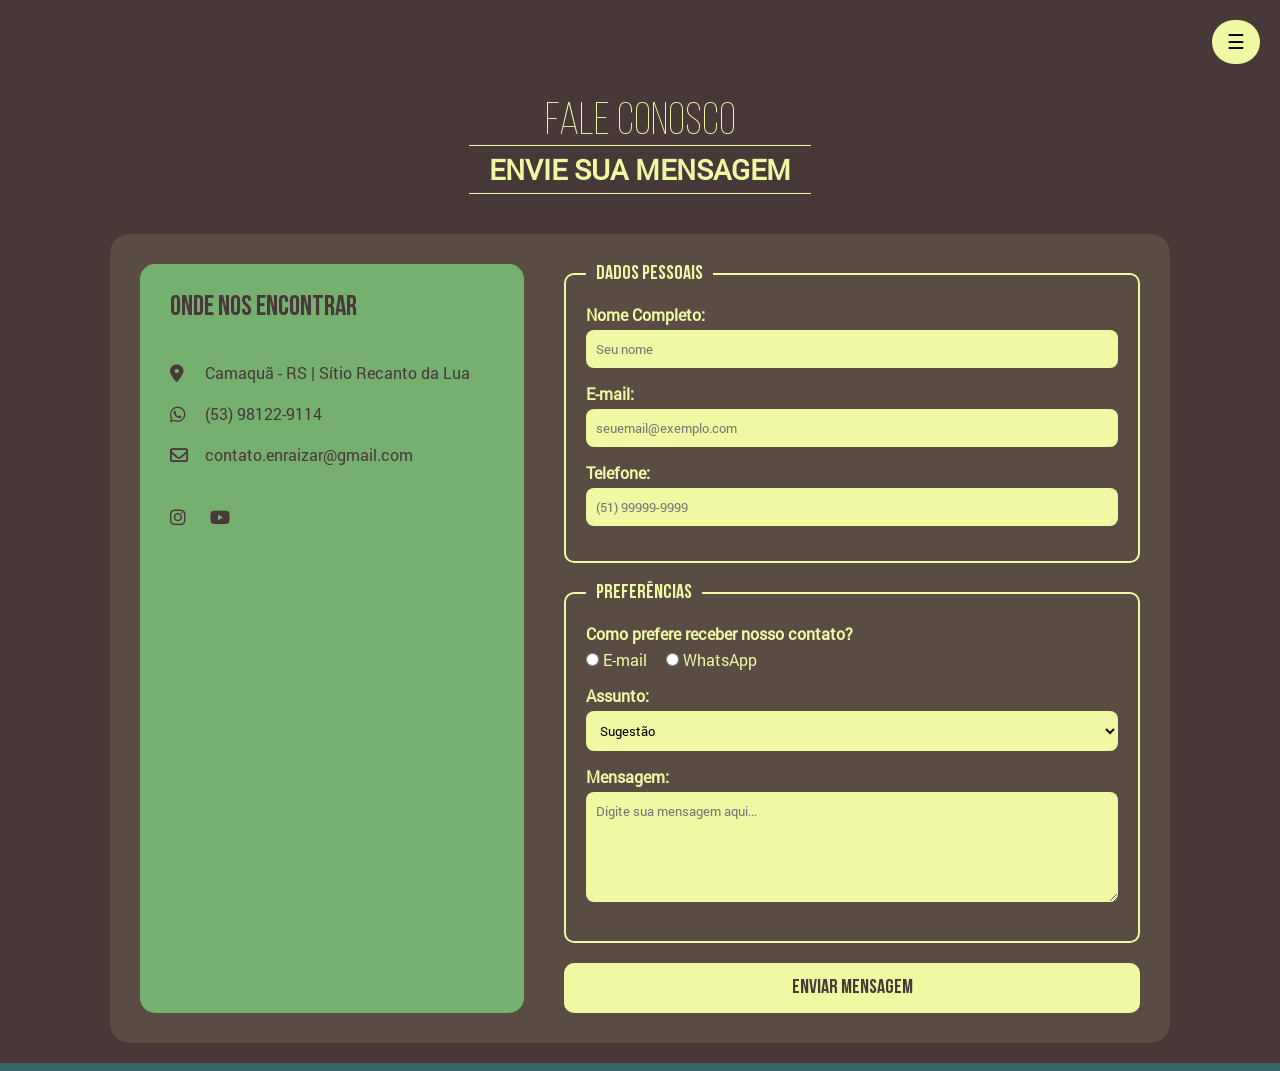
<file: Index/contato.html>
<!doctype html>
<html lang="pt-br">
  <head>
    <meta charset="UTF-8" />
    <meta name="viewport" content="width=device-width, initial-scale=1.0" />
    <title>Contato - Enraizar</title>
    <link rel="stylesheet" href="../Layout/reset.css" />
    <link rel="stylesheet" href="../Layout/fonts.css" />
    <link rel="stylesheet" href="../Layout/contato.css" />
    <link rel="stylesheet" href="https://cdnjs.cloudflare.com/ajax/libs/font-awesome/6.0.0/css/all.min.css" />
  </head>
  <body>
    <div class="menu-suspenso">
      <button class="botao">☰</button>
      <div class="conteudo">
        <a href="../Index/inicial.html">PÁGINA INICIAL</a>
        <a href="../Index/quem-somos.html">QUEM SOMOS</a>
        <a href="../Index/quem-planta.html">QUEM PLANTA?</a>
        <a href="../Index/pedidos.html">PEDIDOS</a>
      </div>
    </div>

    <main class="container-contato">
      <header class="topo">
        <h4>FALE CONOSCO</h4>
        <p>ENVIE SUA MENSAGEM</p>
      </header>

      <section class="formulario-grid">
        <div class="info-contato">
          <h3>Onde nos encontrar</h3>
          <p>
            <i class="fas fa-map-marker-alt"></i> Camaquã - RS | Sítio Recanto
            da Lua
          </p>
          <p><i class="fab fa-whatsapp"></i> (53) 98122-9114</p>
          <p><i class="far fa-envelope"></i> contato.enraizar@gmail.com</p>
          <div class="redes-sociais">
            <a href="http://www.instagram.com/en.raiz.ar"><i class="fab fa-instagram"></i></a>
            <a href="https://www.youtube.com/embed/fAuV4xsHpCQ?si=G3-DHQAajwKuJjGr"><i class="fab fa-youtube"></i></a>
          </div>
        </div>

        <form action="#" method="post" class="form-contato">
          <fieldset> <!-- Lembrando: Fieldset agrupa os campos relacionados e desenha uma borda ao redor dos elementos agrupados -->
            <legend>Dados Pessoais</legend> <!-- legend coloca o titulo do bloco agrupado -->
            <div class="campo">
              <label for="nome">Nome Completo:</label>
              <input placeholder="Seu nome"/> <!-- placeholder faz com que apareça "seu nome" na caixa para digitar o nome -->
            </div>
            <div class="campo">
              <label for="email">E-mail:</label>
              <input placeholder="seuemail@exemplo.com" />
            </div>
            <div class="campo">
              <label for="telefone">Telefone:</label>
              <input placeholder="(51) 99999-9999" />
            </div>
          </fieldset>

          <fieldset>
            <legend>Preferências</legend>
            <div class="campo-radio">
              <span>Como prefere receber nosso contato?</span>
              <label
                ><input type="radio" name="contato" value="email" />
                E-mail</label
              >
              <label
                ><input type="radio" name="contato" value="whatsapp" />
                WhatsApp</label
              >
              <label>
              </div>
            <div class="campo">
              <label for="assunto">Assunto:</label>
              <select id="assunto" name="assunto">
                <option value="sugestao">Sugestão</option>
                <option value="reclamacao">Reclamação</option>
                <option value="colalboradora">Quero ser colaborador(a)</option>
                <option value="parceria">Quero ser fornecedor(a)</option>
                <option value="outro">Outro</option>
              </select>
            </div>
            <div class="campo">
              <label for="mensagem">Mensagem:</label>
              <textarea
                id="mensagem"
                name="mensagem"
                rows="5"
                placeholder="Digite sua mensagem aqui..."
              ></textarea>
            </div>
          </fieldset>
          <button type="submit" class="botao-enviar">ENVIAR MENSAGEM</button>
        </form>
      </section>
    </main>
  </body>
</html>
</file>
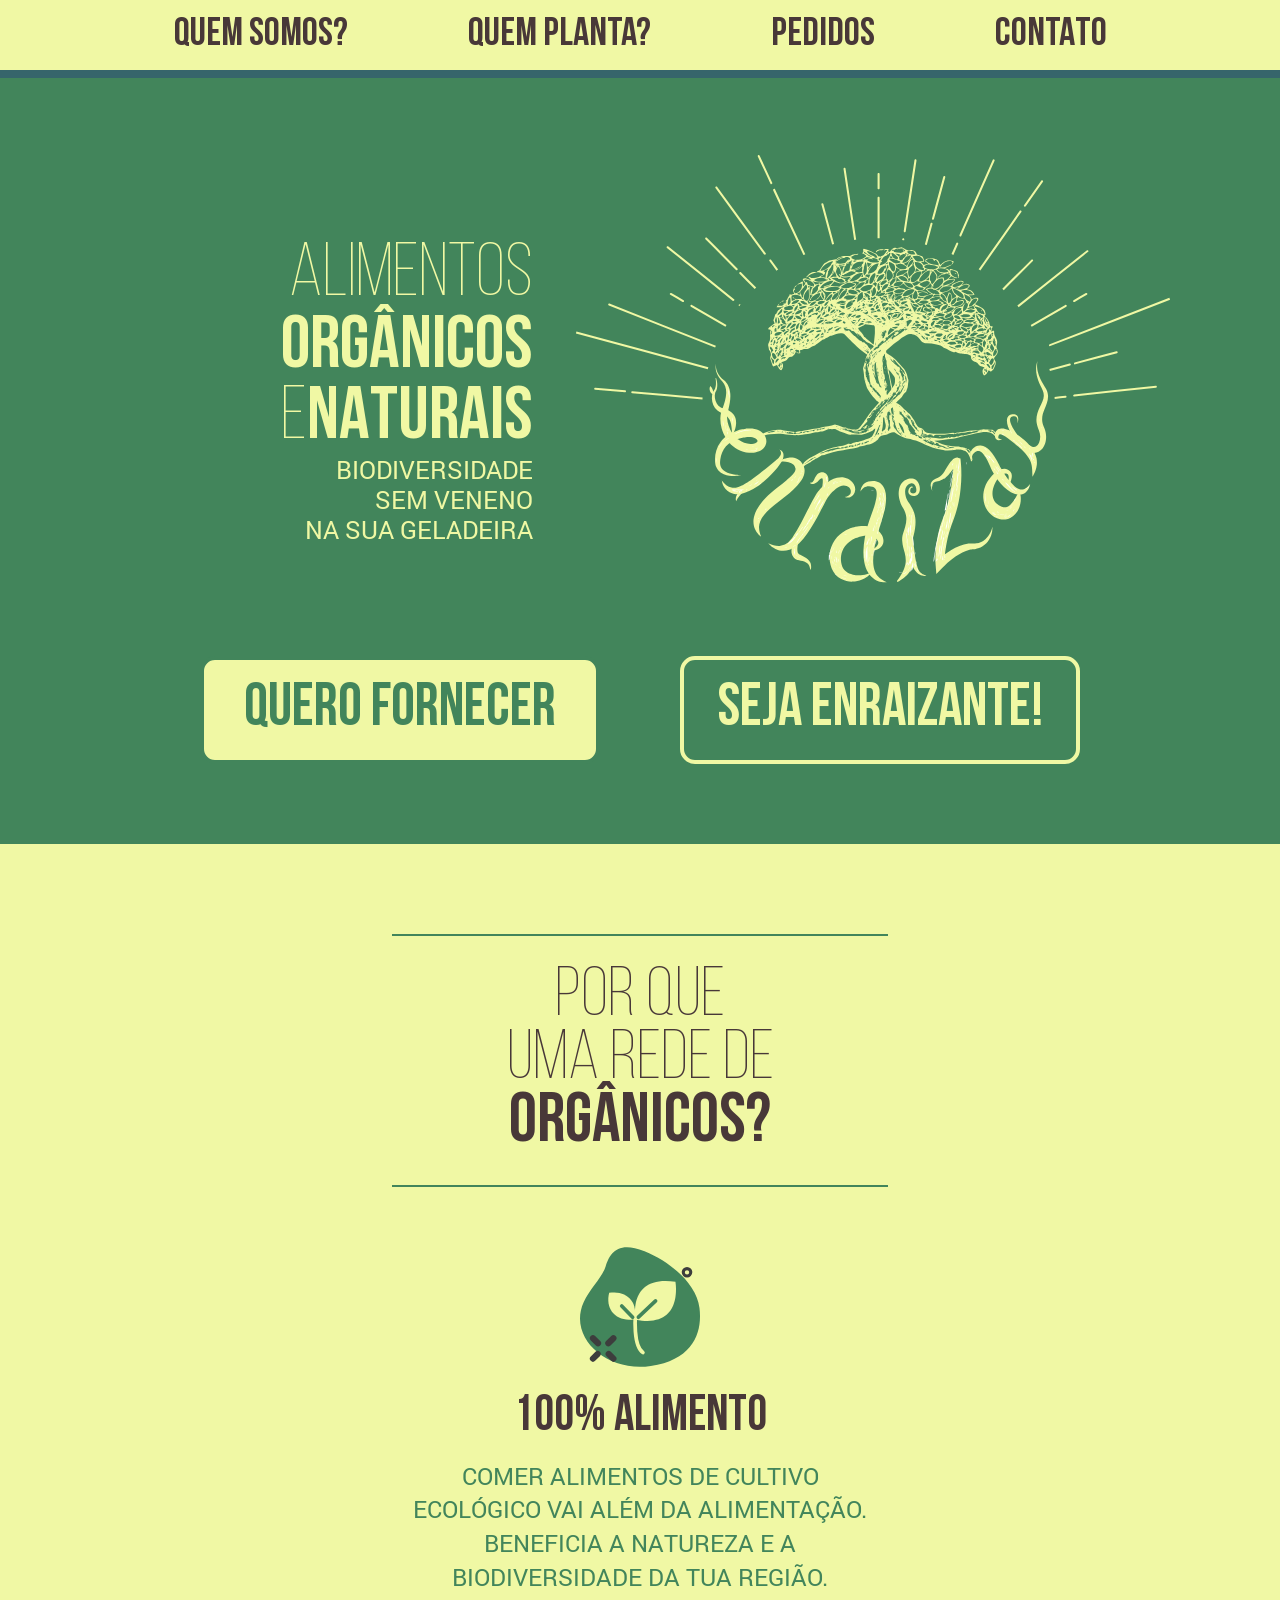
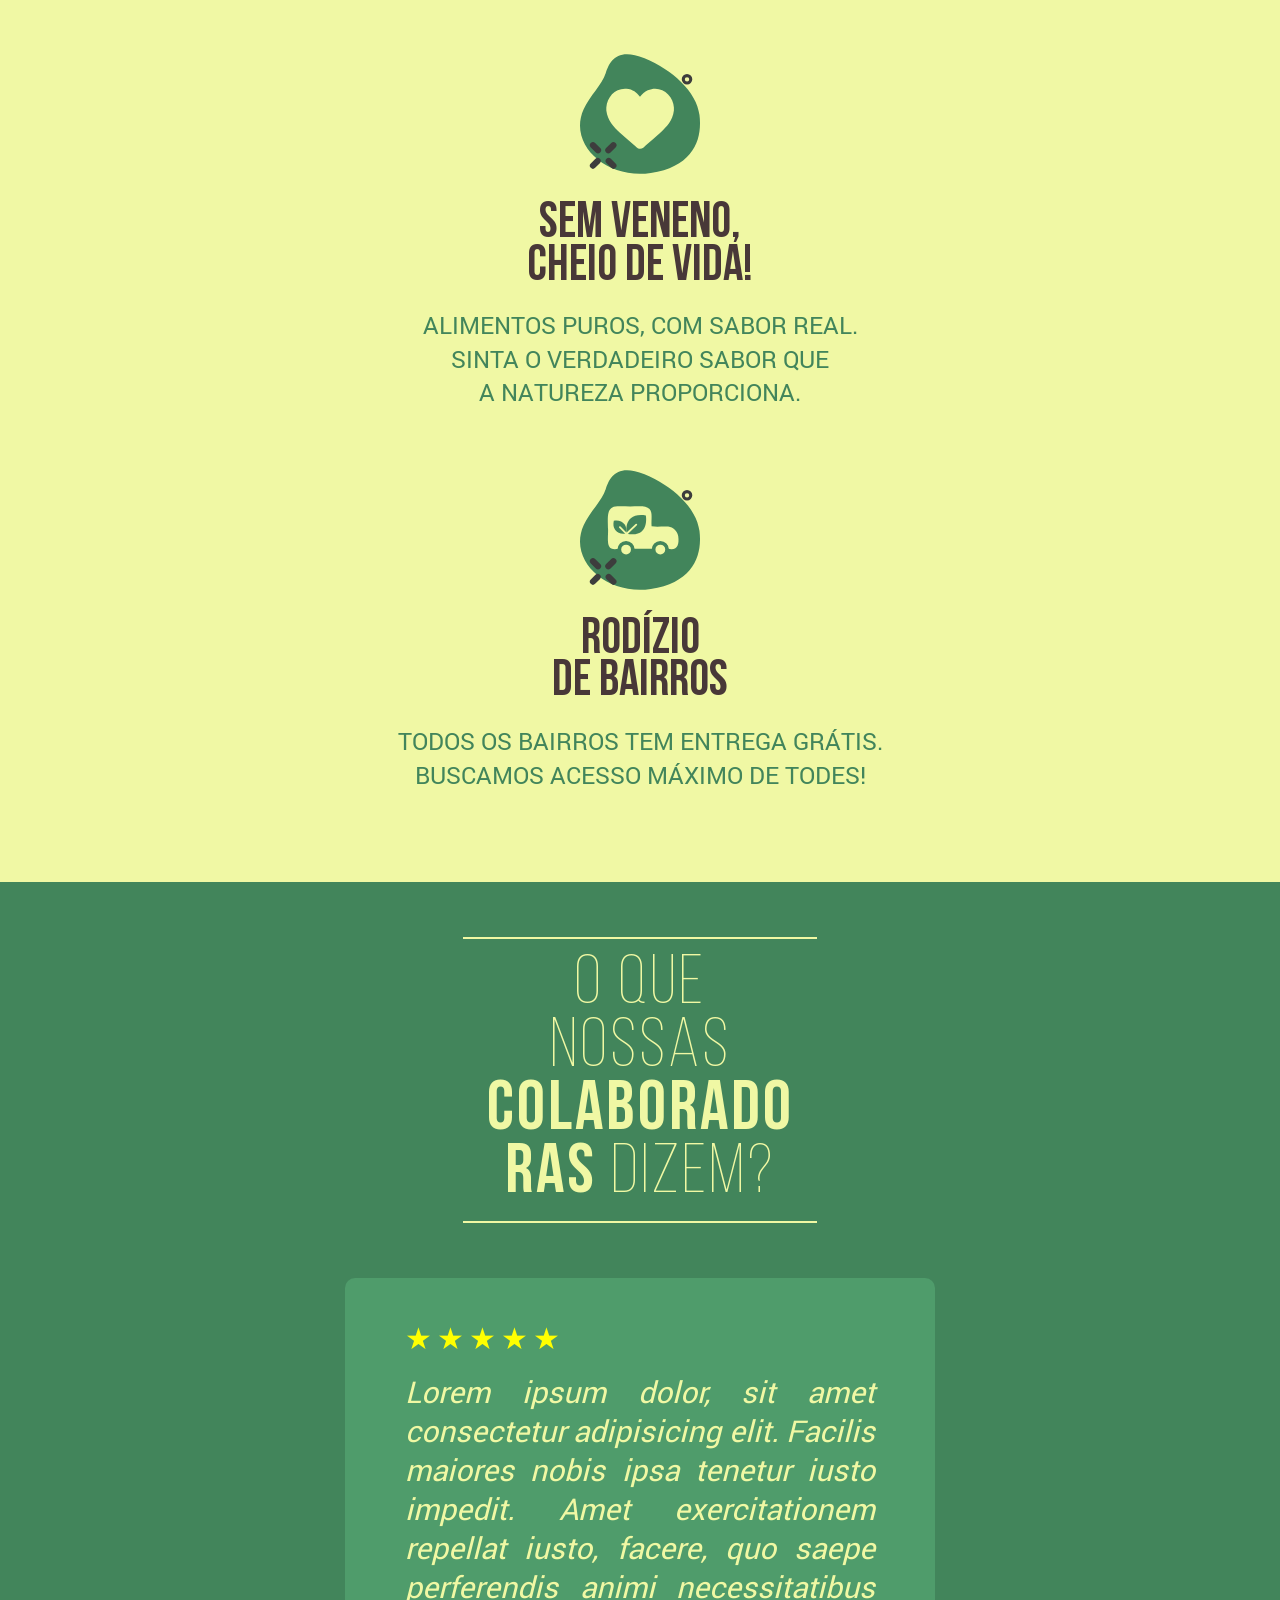
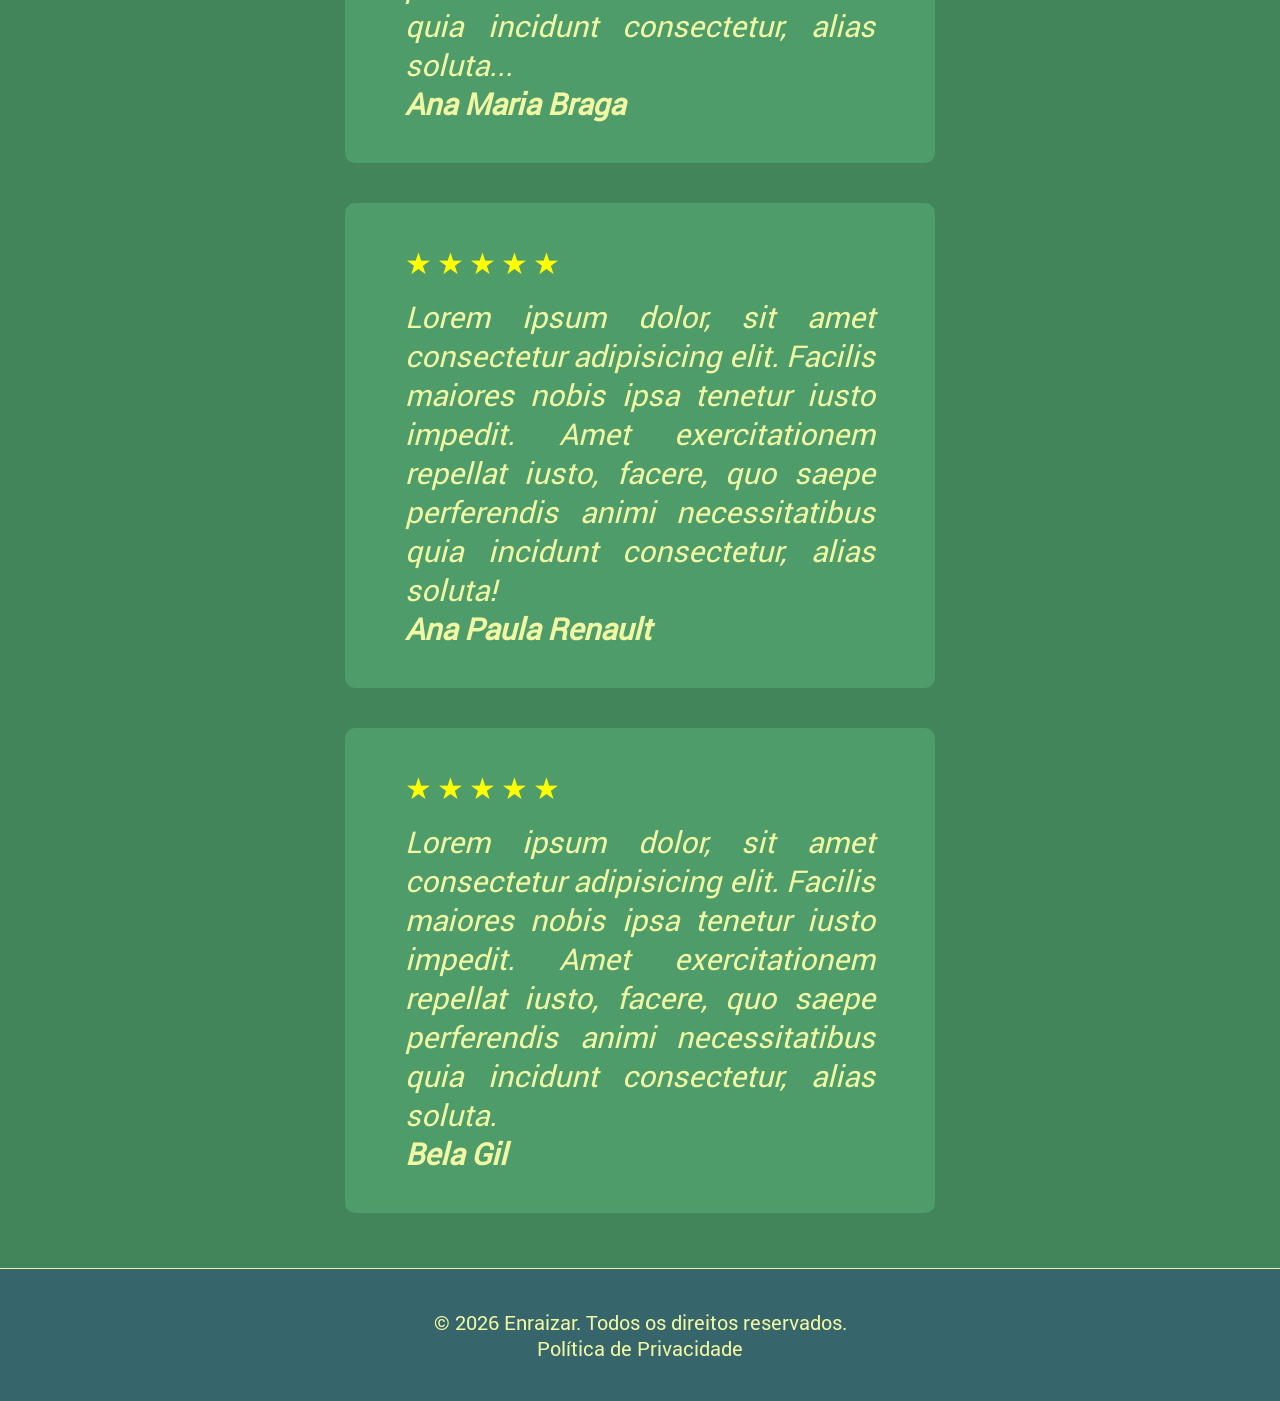
<file: Index/inicial.html>
<!doctype html>
<html lang="pt-br">
  <head>
    <meta charset="UTF-8" />
    <meta name="viewport" content="width=device-width, initial-scale=1.0" />
    <title>Enraizar - Página Inicial</title>
    <link rel="stylesheet" href="../Layout/inicial.css" />
    <link rel="stylesheet" href="../Layout/reset.css" />
    <link rel="stylesheet" href="../Layout/fonts.css" />
    <link
      rel="stylesheet"
      href="https://cdnjs.cloudflare.com/ajax/libs/font-awesome/6.0.0/css/all.min.css"
    />
  </head>
  <body>
    <header>
      <nav class="menu-horizontal">
        <div class="fixo">
          <a href="../Index/quem-somos.html">QUEM SOMOS?</a>
          <a href="../Index/quem-planta.html">QUEM PLANTA?</a>
          <a href="../Index/pedidos.html">PEDIDOS</a>
          <a href="../Index/contato.html">CONTATO</a>
        </div>
      </nav>
    </header>

    <main>
      <section class="bloco1-container">
        <div class="bloco1-texto">
          <h4>
            ALIMENTOS<br />
            <strong>ORGÂNICOS</strong><br />
            E<strong>NATURAIS</strong>
          </h4>
          <p>
            BIODIVERSIDADE<br />
            SEM VENENO<br />
            NA SUA GELADEIRA
          </p>
        </div>
        <div class="bloco1-logo">
          <img src="../Img/logo-Enraizar.svg" alt="Logo Enraizar" />
        </div>
        <div class="bloco1-botoes">
          <button class="a">Quero fornecer</button>
          <button class="b">Seja Enraizante!</button>
        </div>
      </section>

      <section class="bloco2">
        <div class="bloco2-a">
          <h4>
            POR QUE<br />
            UMA REDE DE<br />
            <strong>ORGÂNICOS?</strong>
          </h4>
        </div>

        <div class="bloco2-b">
          <img src="../Icons/Icon_broto.svg" alt="planta" class="icone-broto" />
          <h4>100% ALIMENTO</h4>
          <p>
            COMER ALIMENTOS DE CULTIVO<br />
            ECOLÓGICO VAI ALÉM DA ALIMENTAÇÃO.<br />
            BENEFICIA A NATUREZA E A<br />BIODIVERSIDADE DA TUA REGIÃO.
          </p>
        </div>

        <div class="bloco2-c">
          <img
            src="../Icons/Icon_coracao.svg"
            alt="coracao"
            class="icone-coracao"
          />
          <h4>
            SEM VENENO,<br />
            CHEIO DE VIDA!
          </h4>
          <p>
            ALIMENTOS PUROS, COM SABOR REAL.<br />
            SINTA O VERDADEIRO SABOR QUE<br />
            A NATUREZA PROPORCIONA.
          </p>
        </div>

        <div class="bloco2-d">
          <img
            src="../Icons/Icon_transporte.svg"
            alt="carro transporte"
            class="icone-transporte"
          />
          <h4>
            RODÍZIO<br />
            DE BAIRROS
          </h4>
          <p>
            TODOS OS BAIRROS TEM ENTREGA GRÁTIS.<br />
            BUSCAMOS ACESSO MÁXIMO DE TODES!
          </p>
        </div>
      </section>

      <section class="bloco3">
        <div class="bloco3-a">
          <h4>
            O QUE NOSSAS<br />
            <strong>COLABORADORAS</strong>
            DIZEM?
          </h4>
        </div>

        <article class="colab1">
          <p>
            <span class="estrelas">★★★★★</span><br />
            Lorem ipsum dolor, sit amet consectetur adipisicing elit. Facilis
            maiores nobis ipsa tenetur iusto impedit. Amet exercitationem
            repellat iusto, facere, quo saepe perferendis animi necessitatibus
            quia incidunt consectetur, alias soluta...<br />
            <strong>Ana Maria Braga</strong>
          </p>
        </article>

        <article class="colab2">
          <p>
            <span class="estrelas">★★★★★</span><br />
            Lorem ipsum dolor, sit amet consectetur adipisicing elit. Facilis
            maiores nobis ipsa tenetur iusto impedit. Amet exercitationem
            repellat iusto, facere, quo saepe perferendis animi necessitatibus
            quia incidunt consectetur, alias soluta!<br />
            <strong>Ana Paula Renault</strong>
          </p>
        </article>

        <article class="colab3">
          <p>
            <span class="estrelas">★★★★★</span><br />
            Lorem ipsum dolor, sit amet consectetur adipisicing elit. Facilis
            maiores nobis ipsa tenetur iusto impedit. Amet exercitationem
            repellat iusto, facere, quo saepe perferendis animi necessitatibus
            quia incidunt consectetur, alias soluta.<br />
            <strong>Bela Gil</strong>
          </p>
        </article>
      </section>
    </main>

    <footer>
      <p>&copy; 2026 Enraizar. Todos os direitos reservados.</p>
      <a href="#">Política de Privacidade</a>
    </footer>
  </body>
</html>
</file>
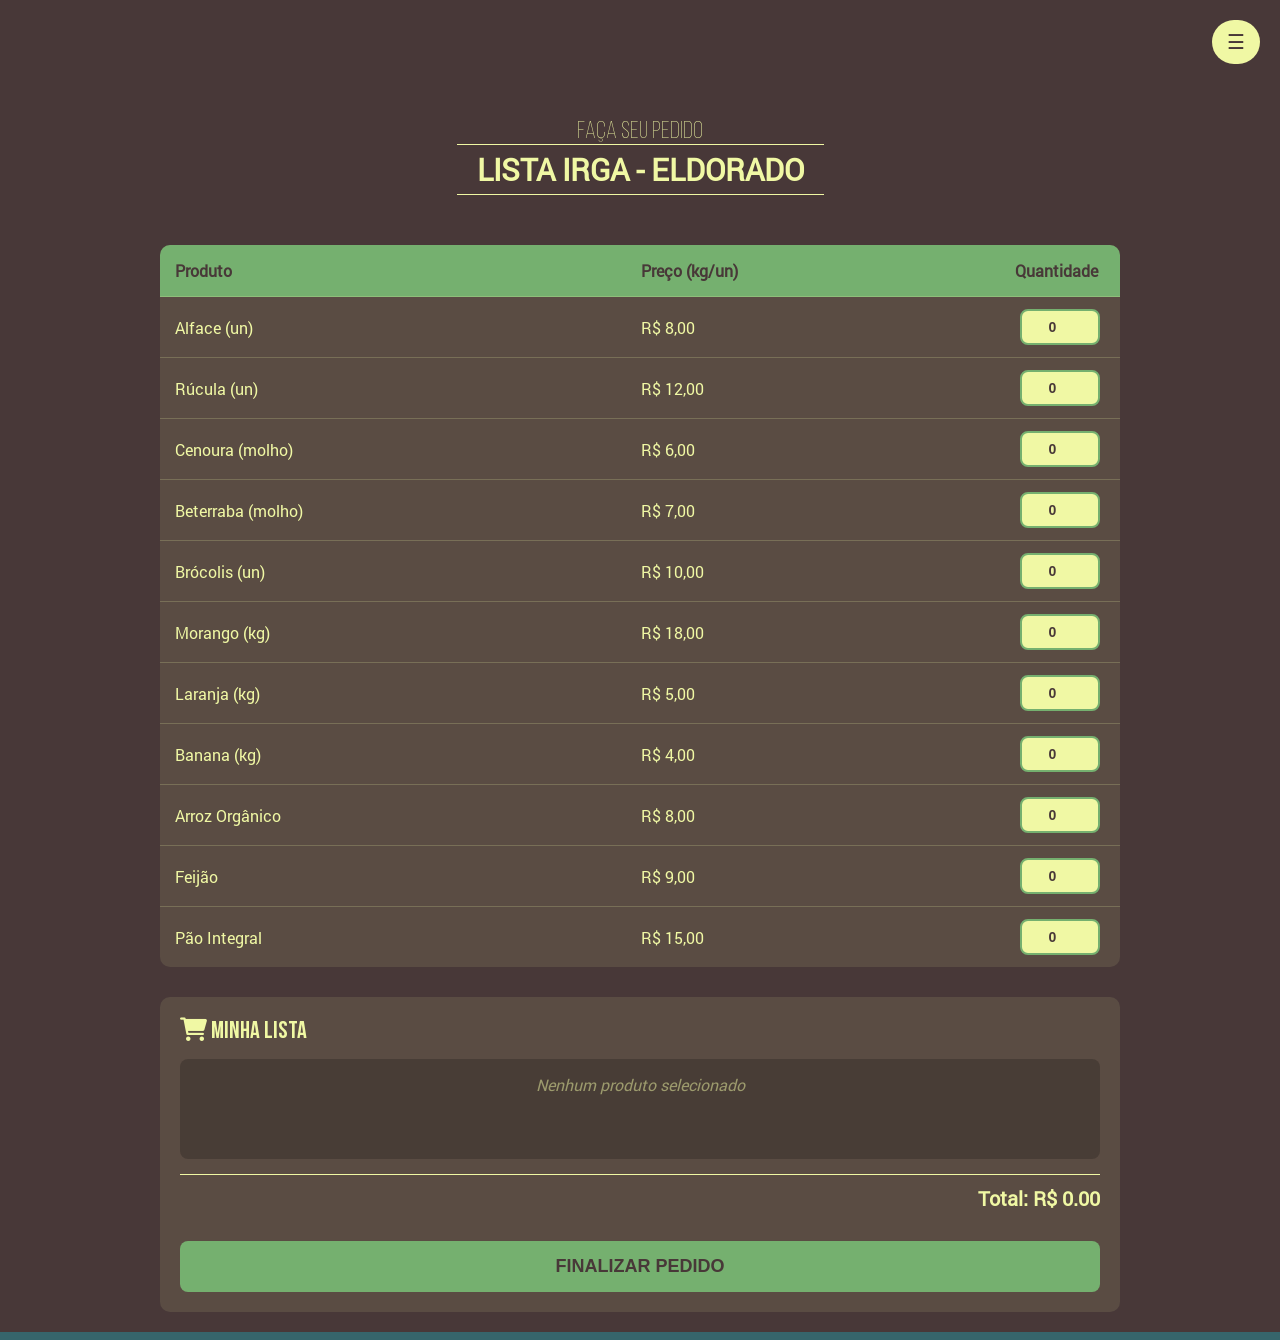
<file: Index/pedidos.html>
<!doctype html>
<html lang="pt-br">
  <head>
    <meta charset="UTF-8" />
    <meta name="viewport" content="width=device-width, initial-scale=1.0" />
    <title>Pedidos Enraizar</title>
    <link rel="stylesheet" href="../Layout/reset.css" />
    <link rel="stylesheet" href="../Layout/fonts.css" />
    <link rel="stylesheet" href="../Layout/pedidos.css" />
    <link
      rel="stylesheet"
      href="https://cdnjs.cloudflare.com/ajax/libs/font-awesome/6.0.0/css/all.min.css"
    />
  </head>
  <body>
    <div class="menu-suspenso">
      <button class="botao">☰</button>
      <div class="conteudo">
        <a href="../Index/inicial.html">PAGINA INICIAL</a>
        <a href="../Index/quem-somos.html">QUEM SOMOS</a>
        <a href="../Index/quem-planta.html">QUEM PLANTA?</a>
        <a href="../Index/contato.html">CONTATO</a>
      </div>
    </div>

    <div class="container">
      <div class="topo">
        <h4>FAÇA SEU PEDIDO</h4>
        <p>LISTA IRGA - ELDORADO</p>
      </div>

      <div class="tabela-produtos">
        <table>
          <thead>
            <tr>
              <th>Produto</th>
              <th>Preço (kg/un)</th>
              <th>Quantidade</th>
            </tr>
          </thead>
          <tbody>
            <tr>
              <td>Alface (un)</td>
              <td>R$ 8,00</td>
              <td class="quantidade-cell">
                <input
                  type="number"
                  class="quantidade"
                  value="0"
                  min="0"
                  step="1"
                />
              </td>
            </tr>
            <tr>
              <td>Rúcula (un)</td>
              <td>R$ 12,00</td>
              <td class="quantidade-cell">
                <input
                  type="number"
                  class="quantidade"
                  value="0"
                  min="0"
                  step="1"
                />
              </td>
            </tr>
            <tr>
              <td>Cenoura (molho)</td>
              <td>R$ 6,00</td>
              <td class="quantidade-cell">
                <input
                  type="number"
                  class="quantidade"
                  value="0"
                  min="0"
                  step="1"
                />
              </td>
            </tr>
            <tr>
              <td>Beterraba (molho)</td>
              <td>R$ 7,00</td>
              <td class="quantidade-cell">
                <input
                  type="number"
                  class="quantidade"
                  value="0"
                  min="0"
                  step="1"
                />
              </td>
            </tr>
            <tr>
              <td>Brócolis (un)</td>
              <td>R$ 10,00</td>
              <td class="quantidade-cell">
                <input
                  type="number"
                  class="quantidade"
                  value="0"
                  min="0"
                  step="1"
                />
              </td>
            </tr>
            <tr>
              <td>Morango (kg)</td>
              <td>R$ 18,00</td>
              <td class="quantidade-cell">
                <input
                  type="number"
                  class="quantidade"
                  value="0"
                  min="0"
                  step="1"
                />
              </td>
            </tr>
            <tr>
              <td>Laranja (kg)</td>
              <td>R$ 5,00</td>
              <td class="quantidade-cell">
                <input
                  type="number"
                  class="quantidade"
                  value="0"
                  min="0"
                  step="1"
                />
              </td>
            </tr>
            <tr>
              <td>Banana (kg)</td>
              <td>R$ 4,00</td>
              <td class="quantidade-cell">
                <input
                  type="number"
                  class="quantidade"
                  value="0"
                  min="0"
                  step="1"
                />
              </td>
            </tr>
            <tr>
              <td>Arroz Orgânico</td>
              <td>R$ 8,00</td>
              <td class="quantidade-cell">
                <input
                  type="number"
                  class="quantidade"
                  value="0"
                  min="0"
                  step="1"
                />
              </td>
            </tr>
            <tr>
              <td>Feijão</td>
              <td>R$ 9,00</td>
              <td class="quantidade-cell">
                <input
                  type="number"
                  class="quantidade"
                  value="0"
                  min="0"
                  step="1"
                />
              </td>
            </tr>
            <tr>
              <td>Pão Integral</td>
              <td>R$ 15,00</td>
              <td class="quantidade-cell">
                <input
                  type="number"
                  class="quantidade"
                  value="0"
                  min="0"
                  step="1"
                />
              </td>
            </tr>
          </tbody>
        </table>
      </div>

      <!-- Lista de compras -->
      <div class="lista-compras">
        <h3><i class="fas fa-shopping-cart"></i> MINHA LISTA</h3>
        <div class="itens-lista">
          <p class="lista-vazia">Nenhum produto selecionado</p>
        </div>
        <div class="total">
          <strong>Total: R$ <span id="total">0.00</span></strong>
        </div>
        <button class="botao-finalizar">FINALIZAR PEDIDO</button>
      </div>
    </div>
  </body>
</html>
</file>
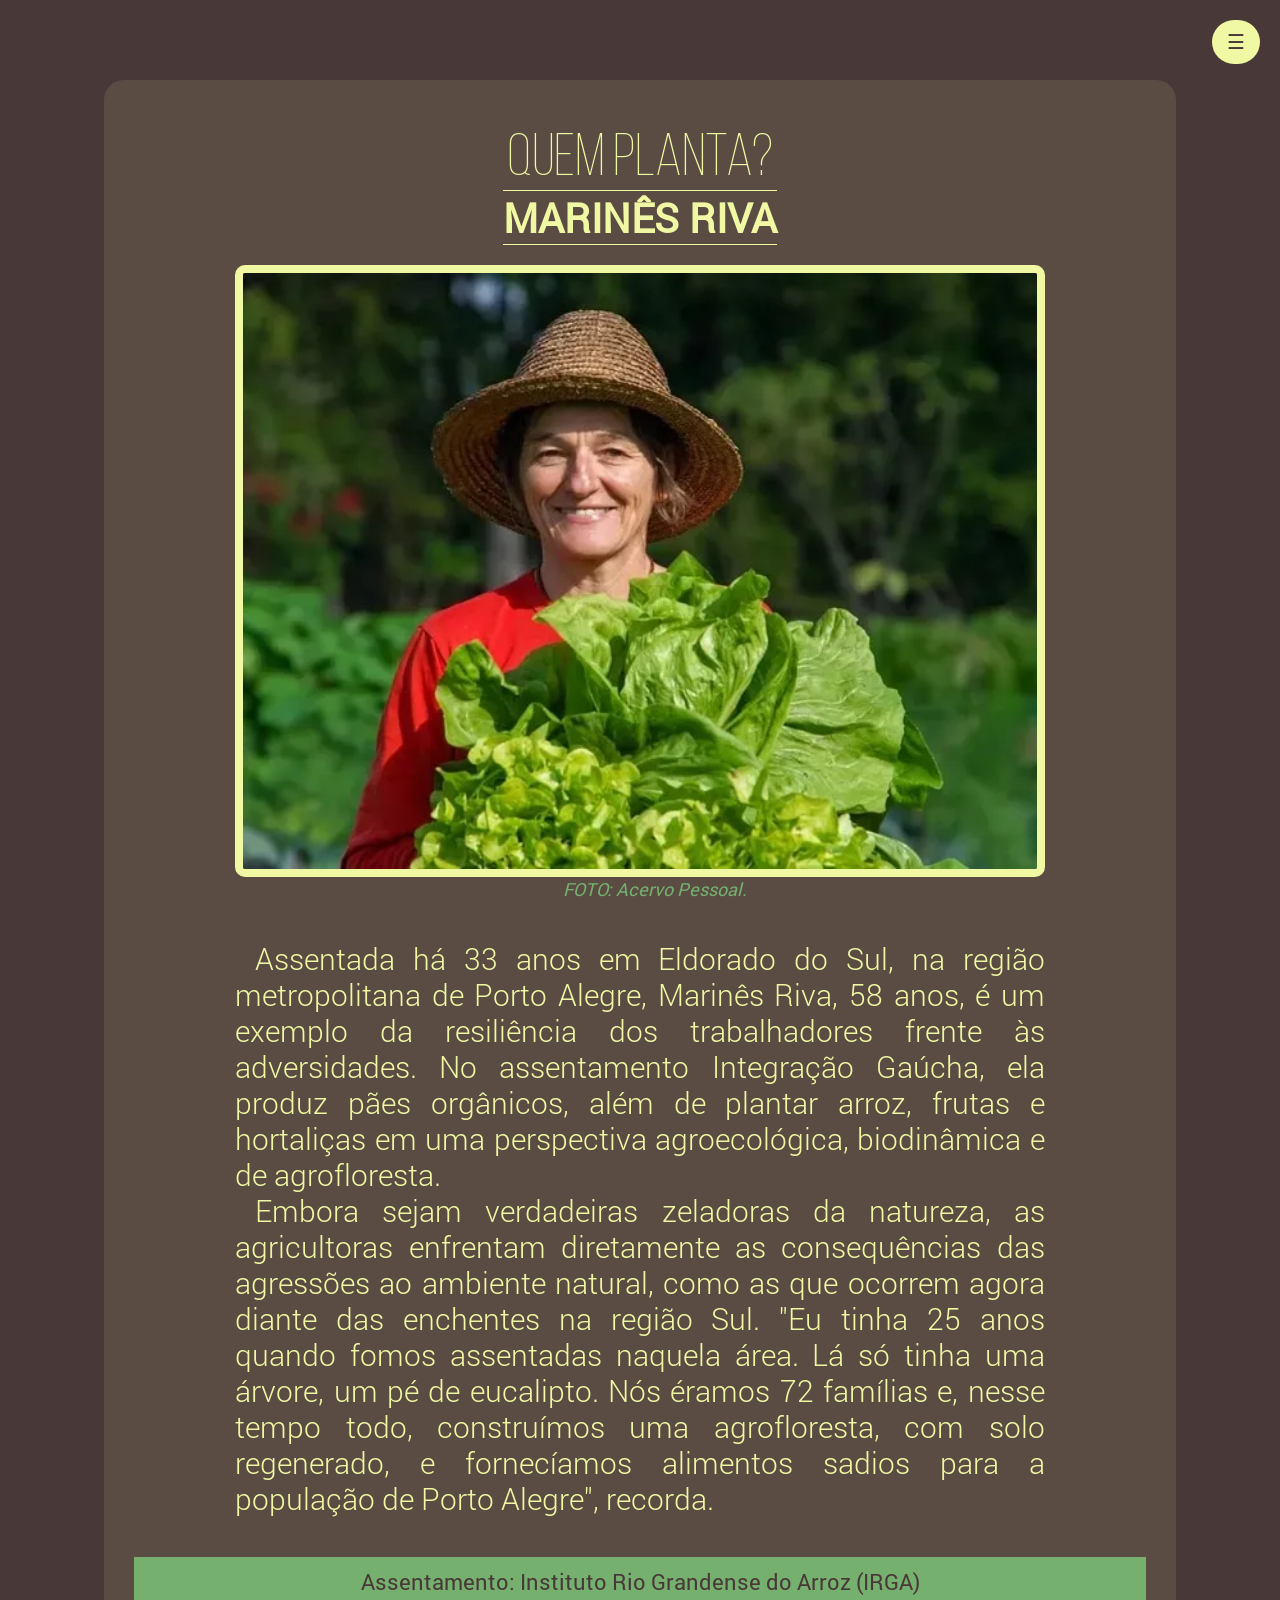
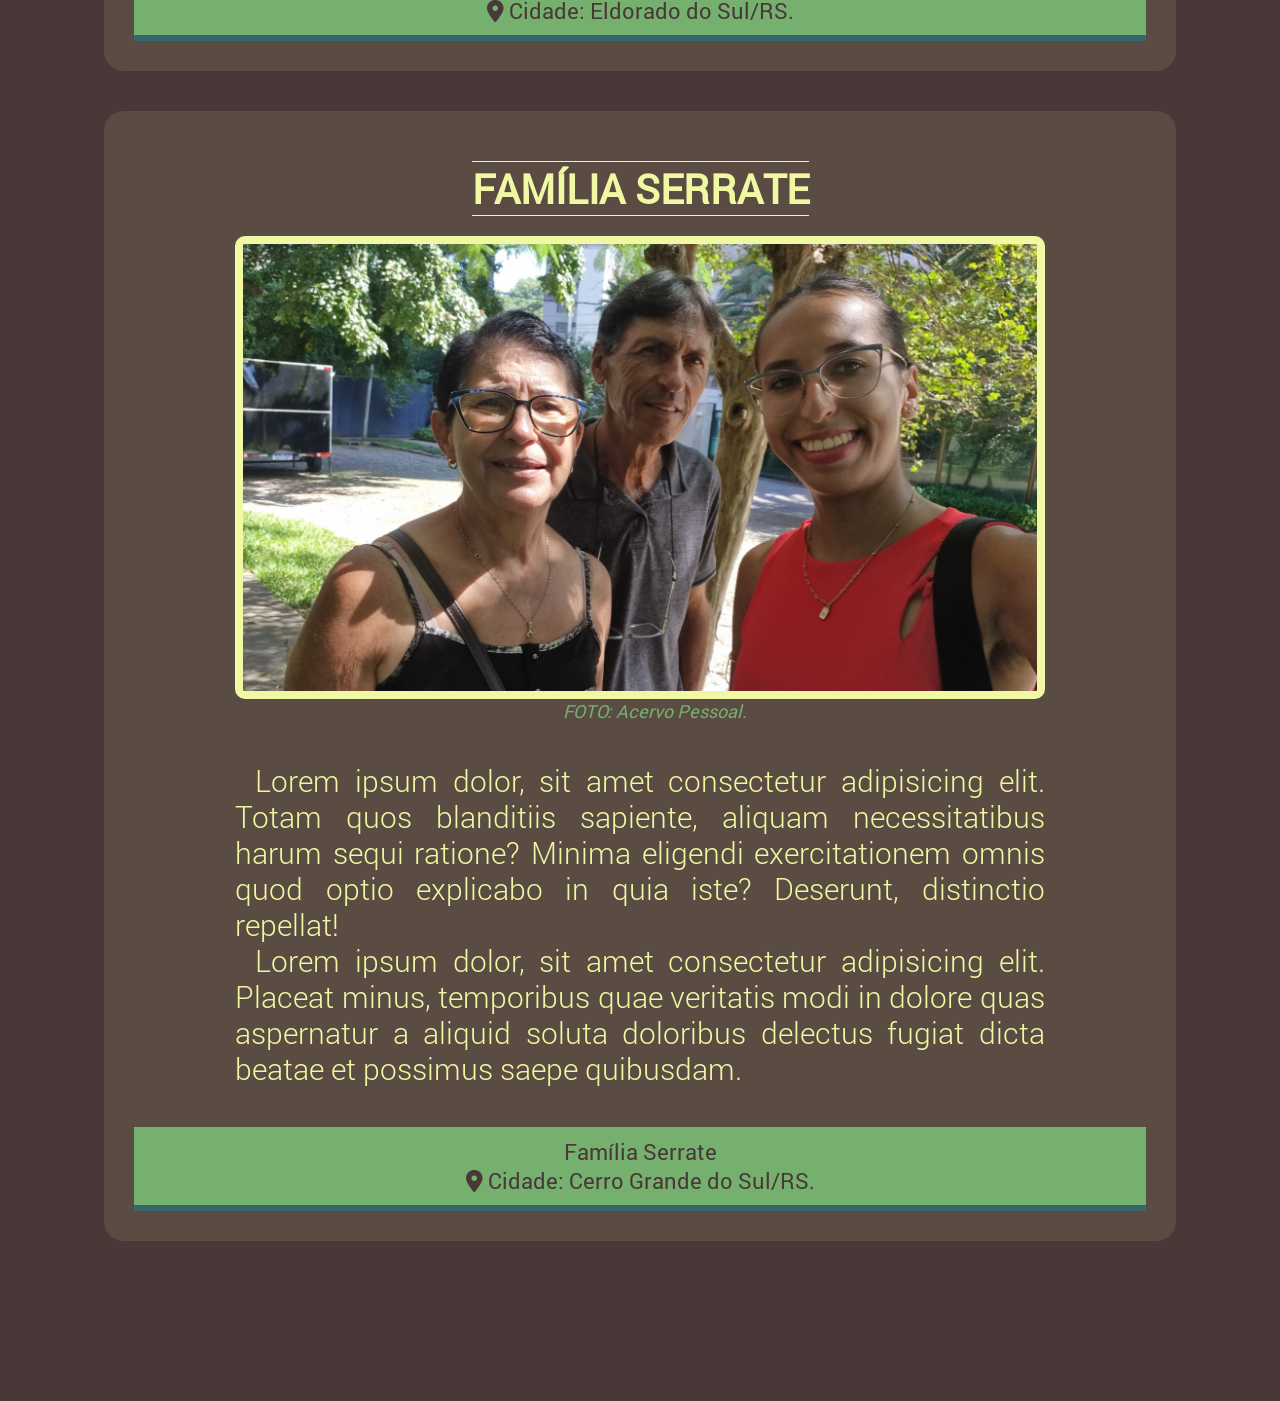
<file: Index/quem-planta.html>
<!doctype html>
<html lang="pt-br">
  <head>
    <meta charset="UTF-8" />
    <meta name="viewport" content="width=device-width, initial-scale=1.0" />
    <title>Quem Planta? - Marinês Riva</title>
    <link rel="stylesheet" href="../Layout/reset.css" />
    <link rel="stylesheet" href="../Layout/fonts.css" />
    <link rel="stylesheet" href="../Layout/quem-planta.css" />
    <link
      rel="stylesheet"
      href="https://cdnjs.cloudflare.com/ajax/libs/font-awesome/6.0.0/css/all.min.css"
    />
  </head>
  <body>
    <!-- Menu fixo -->
    <div class="menu-suspenso">
      <button class="botao">☰</button>
      <div class="conteudo">
        <a href="../Index/inicial.html">PAGINA INICIAL</a>
        <a href="../Index/quem-somos.html">QUEM SOMOS</a>
        <a href="../Index/pedidos.html">PEDIDOS</a>
        <a href="../Index/contato.html">CONTATO</a>
      </div>
    </div>

    <div class="painel">
      <div class="fornecedora">
        <div class="topo">
          <h4>QUEM PLANTA?</h4>
          <p>MARINÊS RIVA</p>
        </div>

        <div class="lateral-esq">
          <img src="/Img/marines.webp" alt="Produtora Marines" />
        </div>
        <div class="lateral-esq-baixo">FOTO: Acervo Pessoal.</div>

        <div class="colunas">
          <p>
            Assentada há 33 anos em Eldorado do Sul, na região metropolitana de
            Porto Alegre, Marinês Riva, 58 anos, é um exemplo da resiliência dos
            trabalhadores frente às adversidades. No assentamento Integração
            Gaúcha, ela produz pães orgânicos, além de plantar arroz, frutas e
            hortaliças em uma perspectiva agroecológica, biodinâmica e de
            agrofloresta.
          </p>

          <p>
            Embora sejam verdadeiras zeladoras da natureza, as agricultoras
            enfrentam diretamente as consequências das agressões ao ambiente
            natural, como as que ocorrem agora diante das enchentes na região
            Sul. "Eu tinha 25 anos quando fomos assentadas naquela área. Lá só
            tinha uma árvore, um pé de eucalipto. Nós éramos 72 famílias e,
            nesse tempo todo, construímos uma agrofloresta, com solo regenerado,
            e fornecíamos alimentos sadios para a população de Porto Alegre",
            recorda.
          </p>
        </div>
        <div class="rodape">
          <p>
            Assentamento: Instituto Rio Grandense do Arroz (IRGA)<br />
            <i class="fas fa-map-marker-alt"></i> Cidade: Eldorado do Sul/RS.
          </p>
        </div>
      </div>

      <div class="fornecedora">
        <div class="topo">
          <p>FAMÍLIA SERRATE</p>
        </div>

        <div class="lateral-esq">
          <img
            src="/Img/familiaSerrate.jpg"
            alt="Fornecedora Familia Serrate"
          />
        </div>
        <div class="lateral-esq-baixo">FOTO: Acervo Pessoal.</div>

        <div class="colunas">
          <p>
            Lorem ipsum dolor, sit amet consectetur adipisicing elit. Totam quos
            blanditiis sapiente, aliquam necessitatibus harum sequi ratione?
            Minima eligendi exercitationem omnis quod optio explicabo in quia
            iste? Deserunt, distinctio repellat!
          </p>

          <p>
            Lorem ipsum dolor, sit amet consectetur adipisicing elit. Placeat
            minus, temporibus quae veritatis modi in dolore quas aspernatur a
            aliquid soluta doloribus delectus fugiat dicta beatae et possimus
            saepe quibusdam.
          </p>
        </div>
        <div class="rodape">
          <p>
            Família Serrate<br />
            <i class="fas fa-map-marker-alt"></i> Cidade: Cerro Grande do
            Sul/RS.
          </p>
        </div>
      </div>
    </div>
  </body>
</html>
</file>
<file: Layout/fonts.css>
@font-face {
  font-family: "Bebas Neue Custom";
  src:
    url("../Font/BebasNeueLight.woff2") format("woff2"),
    url("../Font/BebasNeueLight.woff") format("woff");
  font-weight: 300;
  font-style: normal;
  font-display: swap;
}

@font-face {
  font-family: "Bebas Neue Custom";
  src:
    url("../Font/BebasNeueBold.woff2") format("woff2"),
    url("../Font/BebasNeueBold.woff") format("woff");
  font-weight: 400;
  font-style: normal;
  font-display: swap;
}

@font-face {
  font-family: "Roboto Custom";
  src:
    url("../Font/Roboto-Light.woff2") format("woff2"),
    url("../Font/Roboto-Light.woff") format("woff");
  font-weight: 100;
  font-style: normal;
  font-display: swap;
}

@font-face {
  font-family: "Roboto Custom";
  src:
    url("../Font/Roboto-Regular.woff2") format("woff2"),
    url("../Font/Roboto-Regular.woff") format("woff");
  font-weight: 400;
  font-style: normal;
  font-display: swap;
}

header {
  font-family: "Bebas Neue Custom";
}

body {
  font-family: "Roboto Custom";
}

h4 {
  font-family: "Bebas Neue Custom";
}

h3 {
  font-family: "Roboto Custom";
}

p {
  font-family: "Roboto Custom";
}
</file>
<file: Layout/contato.css>
body {
  background-color: rgb(72, 56, 56);
  font-family: "Roboto Custom", sans-serif;
  padding-top: 80px;
  border-bottom: 8px solid rgb(54, 101, 107);
}

.menu-suspenso {
  position: fixed;
  top: 20px;
  right: 20px;
  z-index: 1000;
}

.botao {
  background-color: rgb(240, 248, 164);
  padding: 10px 15px;
  border-radius: 30px;
  font-size: 20px;
  cursor: pointer;
  border: none;
}

.botao:hover {
  background-color: rgb(117, 176, 111);
  color: rgb(240, 248, 164);
  transform: scale(1.05);
}

.conteudo {
  display: none;
  position: absolute;
  top: 100%;
  right: 0;
  background-color: rgb(240, 248, 164);
  min-width: 180px;
  border-radius: 10px;
}

.conteudo a {
  color: rgb(72, 56, 56);
  padding: 12px 16px;
  display: block;
  text-decoration: none;
  font-size: 12px;
}

.conteudo a:hover {
  background-color: rgb(117, 176, 111);
  color: rgb(240, 248, 164);
}

.menu-suspenso:hover .conteudo {
  display: block; /* Se não uso display block, o menu nao aparece quando passo o mouse no botao */
}

.container-contato {
  max-width: 1100px;
  margin: 0 auto;
  padding: 20px;
}

.topo {
  text-align: center;
  margin-bottom: 40px;
}

.topo h4 {
  font-family: "Bebas Neue Custom", sans-serif;
  font-weight: 300;
  font-size: 45px;
  color: rgb(240, 248, 164);
}

.topo p {
  font-family: "Roboto Custom", sans-serif;
  font-size: 28px;
  font-weight: bold;
  text-align: center;
  border-top: 1pt solid rgb(240, 248, 164);
  border-bottom: 1pt solid rgb(240, 248, 164);
  color: rgb(240, 248, 164);
  display: inline-block;
  padding: 5px 20px;
}

.formulario-grid {
  display: grid;
  grid-template-columns: 1fr 1.5fr;
  gap: 40px;
  background-color: rgba(240, 248, 164, 0.1);
  padding: 30px;
  border-radius: 20px;
}

.info-contato {
  background-color: rgb(117, 176, 111);
  padding: 30px;
  border-radius: 15px;
  color: rgb(72, 56, 56);
}

.info-contato h3 {
  font-family: "Bebas Neue Custom", sans-serif;
  font-size: 28px;
  margin-bottom: 20px;
  display: inline-block;
}

.info-contato p {
  margin: 20px 0;
  font-size: 16px;
  display: flex;
  align-items: center;
  gap: 10px;
}

.info-contato i {
  width: 25px;
  font-size: 18px;
}

.redes-sociais {
  margin-top: 30px;
  display: flex;
  gap: 15px;
}

.redes-sociais a {
  color: rgb(72, 56, 56);
  font-size: 28px;
  transition: transform 0.3s;
}

.redes-sociais a:hover {
  transform: scale(1.2);
  color: rgb(240, 248, 164);
}

.form-contato fieldset {
  border: 2px solid rgb(240, 248, 164);
  border-radius: 10px;
  padding: 20px;
  margin-bottom: 20px;
}

.form-contato legend {
  font-family: "Bebas Neue Custom", sans-serif;
  font-size: 20px;
  color: rgb(240, 248, 164);
  padding: 0 10px;
}

.campo,
.campo-radio {
  margin-bottom: 15px;
}

.campo label,
.campo-radio span {
  display: block;
  margin-bottom: 5px;
  color: rgb(240, 248, 164);
  font-weight: bold;
}

.campo input,
.campo select,
.campo textarea {
  width: 100%;
  padding: 10px;
  border-radius: 8px;
  border: none;
  background-color: rgb(240, 248, 164);
  font-family: "Roboto Custom", sans-serif;
}

.campo-radio label {
  margin-right: 15px;
  font-weight: normal;
  color: rgb(240, 248, 164);
}

.botao-enviar {
  width: 100%;
  background-color: rgb(240, 248, 164);
  color: rgb(72, 56, 56);
  padding: 15px;
  border: none;
  border-radius: 10px;
  font-size: 20px;
  font-weight: bold;
  cursor: pointer;
  font-family: "Bebas Neue Custom", sans-serif;
}

.botao-enviar:hover {
  background-color: rgb(117, 176, 111);
  color: rgb(240, 248, 164);
  transform: scale(1.02);
}

@media (min-width: 400px) and (max-width: 1200px) {
  body {
    padding-top: 60px;
  }
  .formulario-grid {
    grid-template-columns: 1fr;
    gap: 20px;
    padding: 15px;
  }
  .topo h4 {
    font-size: 45px;
  }
  .topo p {
    font-size: 22px;
  }
  .menu-suspenso {
    top: 10px;
    right: 10px;
  }
}

@media (min-width: 1201px) {
  .conteudo a {
    font-size: 20px;
  }
}
</file>
<file: Layout/inicial.css>
body {
  padding-top: 80px;
  background-color: rgb(66, 133, 91);
}

a {
  text-decoration: none;
  color: rgb(72, 56, 56);
  transition: transform 0.3s ease;
}

a:hover {
  transform: scale(1.1);
}

.fixo {
  display: flex;
  justify-content: center;
  align-items: center;
  gap: 40px;
  padding: 15px 20px;
  background-color: rgb(240, 248, 164);
  border-bottom: 8px solid rgb(54, 101, 107);
  font-family: "Bebas Neue Custom", "Bebas Neue", sans-serif;
  font-size: 22px;
  font-weight: bold;
  position: fixed;
  top: 0;
  width: 100%;
  z-index: 1000;
}

.bloco1-container {
  display: grid;
  grid-template-columns: 1fr 1.4fr;
  grid-template-areas:
    "texto logo"
    "botoes botoes";
  background-color: rgb(66, 133, 91);
  padding: 20px;
  gap: 20px;
  max-width: 1200px;
  margin: 0 auto;
  align-items: center;
}

.bloco1-texto {
  grid-area: texto;
  color: rgb(240, 248, 164);
  text-align: right;
}

.bloco1-texto h4 {
  font-family: "Bebas Neue Custom";
  font-size: 60px;
  line-height: 0.95;
  font-weight: 300;
}

.bloco1-texto p {
  font-family: "Roboto Custom";
  font-size: 25px;
  line-height: 1.2;
}

.bloco1-logo {
  grid-area: logo;
}

.bloco1-botoes {
  grid-area: botoes;
  display: flex;
  flex-direction: row;
  gap: 20px;
  justify-content: center;
  align-items: center;
  margin-bottom: 20px;
}

.bloco1-botoes .a,
.bloco1-botoes .b {
  font-family: "Bebas Neue Custom", sans-serif;
  padding: 15px 12px;
  border-radius: 15px;
  width: 200px;
  cursor: pointer;
  transition: all 0.3s ease;
  border: none;
}

.bloco1-botoes .a {
  background-color: rgb(240, 248, 164);
  color: rgb(66, 133, 91);
  border: 4px solid rgb(66, 133, 91);
}

.bloco1-botoes .b {
  background-color: rgb(66, 133, 91);
  border: 4px solid rgb(240, 248, 164);
  color: rgb(240, 248, 164);
}

.bloco1-botoes .a:hover,
.bloco1-botoes .b:hover {
  transform: scale(1.05);
  background-color: rgb(72, 56, 56);
  color: rgb(240, 248, 164);
}

.bloco1-botoes button:focus {
  outline: 4px solid rgb(72, 56, 56);
}

.bloco2 {
  background-color: rgb(240, 248, 164);
  min-height: 100vh;
  padding: 40px 20px;
}

.bloco2-a {
  font-family: "Bebas Neue Custom";
  color: rgb(72, 56, 56);
  text-align: center;
  line-height: 0.9;
  width: 100%;
  padding-top: 30px;
  padding-bottom: 30px;
  position: sticky;
  top: 90px;
  z-index: 999;
  background-color: rgb(240, 248, 164);
}

.bloco2-a h4 {
  font-family: "Bebas Neue Custom";
  font-weight: 300;
  font-size: 35px; /* Antes: 35pt */
  border-top: 2px solid rgb(66, 133, 91);
  border-bottom: 2px solid rgb(66, 133, 91);
  padding: 15px;
  max-width: 40%;
  margin: 0 auto;
}

.bloco2-a h4 strong {
  font-weight: 400;
}

.bloco2-cards {
  display: grid;
  grid-template-columns: repeat(auto-fit, minmax(280px, 1fr));
  /* repeat = repete o padrao de colunas, auto-fit em vez de decidir quantas colunas, o navegador 
  conta a largura disponivel do container e encaixa o maior numero possivel de colunas que caibam ali
  A coluna não fica mais estreita que 280px, e pode crescer até ocupar 1 parte do espaço restante disponivel 
  */
  gap: 10px;
  max-width: 1200px;
  margin: 0 auto;
  padding: 20px;
}

.bloco2-b,
.bloco2-c,
.bloco2-d {
  padding: 30px;
  display: flex;
  flex-direction: column;
  align-items: center;
  text-align: center;
  border-radius: 20px;
}

.bloco2-b img,
.bloco2-c img,
.bloco2-d img {
  margin: 0 auto 20px auto;
}

.bloco2-b h4,
.bloco2-c h4,
.bloco2-d h4 {
  font-family: "Bebas Neue Custom";
  font-size: 28px;
  color: rgb(72, 56, 56);
  line-height: 0.85;
  padding: 10px 0;
  margin: 0;
}

.bloco2-b p,
.bloco2-c p,
.bloco2-d p {
  font-family: "Roboto Custom";
  font-size: 11px;
  color: rgb(66, 133, 91);
  padding: 10px 0 0 0;
  margin: 0;
  line-height: 1.4;
}

.bloco3 {
  font-family: "Bebas Neue Custom", sans-serif;
  display: flex;
  flex-direction: column;
  align-items: center;
  justify-content: center;
  text-align: justify;
  gap: 40px;
  padding: 25px;
  background-color: rgb(66, 133, 91);
  color: rgb(240, 248, 164);
  width: 100%;
  margin: 0 auto;
  margin-bottom: 30px;
}

.bloco3-a {
  width: 100%;
  padding-top: 30px;
  padding-bottom: 15px;
  position: sticky;
  top: 90px;
  z-index: 999;
  background-color: rgb(66, 133, 91);
}

.bloco3 h4 {
  letter-spacing: 3px;
  font-weight: 300;
  text-align: center;
  word-wrap: break-word;
  line-height: 0.9;
  border-top: 2px solid rgb(240, 248, 164);
  border-bottom: 2px solid rgb(240, 248, 164);
  padding: 15px;
  max-width: 60%;
  margin: 0 auto;
}

.bloco3 h4 strong {
  font-weight: 700;
}

.bloco3 p strong {
  font-weight: 600;
}

.bloco3 p {
  font-family: "Roboto Custom", sans-serif;
  font-style: italic;
  background-color: rgb(79, 156, 107);
  color: rgb(240, 248, 164);
  position: relative;
  border-radius: 10px;
  z-index: 1;
  padding: 40px 60px;
}

.bloco3 .estrelas {
  font-style: normal;
  color: yellow;
  letter-spacing: 5px;
  display: inline-block;
  margin-bottom: 15px;
}

footer {
  border-top: 1px solid rgb(240, 248, 164);
  background-color: rgb(54, 101, 107);
  color: rgb(240, 248, 164);
  padding-top: 20px;
  padding: 40px 0;
  text-align: center;
  font-size: 20px;
}

footer a {
  text-decoration: none;
  color: rgb(240, 248, 164);
}

@media (min-width: 400px) and (max-width: 1200px) {
  .fixo {
    font-size: 16px;
    gap: 40px;
  }

  .bloco1-texto h4 {
    font-size: 22px;
  }

  .bloco1-texto p {
    font-size: 12px;
  }

  .bloco1-botoes .a,
  .bloco1-botoes .b {
    font-size: 20px;
    padding: 15px 12px;
  }

  .bloco1-logo img {
    margin-right: 10px;
    width: 200px;
  }

  .bloco2 {
    padding: 20px 10px;
  }

  .bloco2-a h4 {
    font-size: 40px;
    max-width: 60%;
    padding: 20px;
  }

  .bloco2-b img,
  .bloco2-c img,
  .bloco2-d img {
    width: 150px;
  }

  .bloco2-b h4,
  .bloco2-c h4,
  .bloco2-d h4 {
    font-size: 35px;
  }

  .bloco2-b p,
  .bloco2-c p,
  .bloco2-d p {
    font-size: 14px;
    max-width: 95%;
  }

  .bloco3-a h4 {
    font-size: 20px;
    line-height: 22px;
    margin-bottom: 20px;
  }

  .bloco3 {
    gap: 20px;
    padding: 20px;
  }

  .bloco3 h4 {
    font-size: 30px;
    line-height: 1.1;
  }

  .bloco3 p {
    font-size: 12px;
    padding: 20px 30px;
  }

  footer {
    font-size: 14px;
  }
}

@media (min-width: 1201px) {
  body {
    padding-top: 50px;
  }

  .fixo {
    font-size: 30pt;
    padding: 15px 60px;
    gap: 120px;
  }

  .bloco1-container {
    align-items: center;
    gap: 40px;
    padding: 60px;
  }

  .bloco1-texto {
    margin-top: 60px;
  }

  .bloco1-texto h4 {
    font-size: 75px;
  }

  .bloco1-texto p {
    font-size: 25px;
  }

  .bloco1-logo img {
    width: 600px;
    margin-top: 20px;
  }

  .bloco1-botoes {
    gap: 80px;
    width: 100%;
  }

  .bloco1-botoes .a,
  .bloco1-botoes .b {
    font-size: 60px;
    padding: 20px 30px;
    width: 400px;
  }

  .bloco2 {
    padding: 60px 20px;
  }

  .bloco2-a h4 {
    font-size: 70px;
    padding: 30px;
  }

  .bloco2-cards {
    gap: 40px;
    padding: 40px;
  }

  .bloco2-b img,
  .bloco2-c img,
  .bloco2-d img {
    width: 120px;
  }

  .bloco2-b h4,
  .bloco2-c h4,
  .bloco2-d h4 {
    font-size: 50px;
  }

  .bloco2-b p,
  .bloco2-c p,
  .bloco2-d p {
    font-size: 24px;
  }

  .bloco3 {
    height: auto;
    padding: 25px;
    width: 50%;
  }

  .bloco3 h4 {
    font-size: 70px;
  }

  .bloco3 p {
    font-size: 30px;
    padding: 40px 60px;
  }
}
</file>
<file: Layout/pedidos.css>
body {
  max-width: 100%;
  overflow-x: hidden;
  background-color: rgb(72, 56, 56);
  font-family: "Roboto Custom", sans-serif;
  padding-top: 80px;
  border-bottom: 8px solid rgb(54, 101, 107);
}

.menu-suspenso {
  position: fixed;
  top: 20px;
  right: 20px;
  z-index: 1000;
}

.botao {
  background-color: rgb(240, 248, 164);
  color: rgb(72, 56, 56);
  padding: 10px 15px;
  border: none;
  border-radius: 30px;
  cursor: pointer;
  font-size: 20px;
  transition: all 0.3s ease;
}

.botao:hover {
  background-color: rgb(117, 176, 111);
  color: rgb(240, 248, 164);
  transform: scale(1.05);
}

.conteudo {
  display: none;
  position: absolute;
  top: 100%;
  right: 0;
  background-color: rgb(240, 248, 164);
  min-width: 180px;
  box-shadow: 0px 8px 16px 0px rgba(0, 0, 0, 0.2);
  z-index: 1001;
  border-radius: 10px;
  overflow: hidden;
}

.conteudo a {
  color: rgb(72, 56, 56);
  padding: 12px 16px;
  text-decoration: none;
  display: block;
  font-family: "Roboto Custom", sans-serif;
  font-size: 12px;
  transition: background-color 0.3s;
}

.conteudo a:hover {
  background-color: rgb(117, 176, 111);
  color: rgb(240, 248, 164);
}

.menu-suspenso:hover .conteudo {
  display: block;
}

.container {
  max-width: 1000px;
  margin: 0 auto;
  padding: 20px;
}

.topo {
  text-align: center;
  padding: 20px;
  margin-bottom: 30px;
}

.topo h4 {
  font-family: "Bebas Neue Custom", sans-serif;
  font-weight: 300;
  font-size: 24px;
  color: rgb(240, 248, 164);
}

.topo p {
  font-family: "Roboto Custom", sans-serif;
  font-size: 30px;
  font-weight: bold;
  text-align: center;
  border-top: 1pt solid rgb(240, 248, 164);
  border-bottom: 1pt solid rgb(240, 248, 164);
  color: rgb(240, 248, 164);
  display: inline-block;
  padding: 5px 20px;
}

.tabela-produtos {
  background-color: rgba(240, 248, 164, 0.1);
  border-radius: 10px;
  overflow-x: auto;
  margin-bottom: 30px;
}

table {
  width: 100%;
  border-collapse: collapse;
}

thead tr {
  background-color: rgb(117, 176, 111);
}

th {
  padding: 15px;
  text-align: left;
  color: rgb(72, 56, 56);
  font-weight: bold;
  font-size: 16px;
}

td {
  padding: 12px 15px;
  color: rgb(240, 248, 164);
  border-top: 1px solid rgba(240, 248, 164, 0.2);
}

.quantidade-cell {
  text-align: center;
  width: 120px;
}

.quantidade {
  width: 80px;
  padding: 8px;
  text-align: center;
  background-color: rgb(240, 248, 164);
  border: 2px solid rgb(117, 176, 111);
  border-radius: 8px;
  font-size: 14px;
  font-weight: bold;
  color: rgb(72, 56, 56);
}

.quantidade:focus {
  outline: none;
  border-color: rgb(54, 101, 107);
}

.lista-compras {
  background-color: rgba(240, 248, 164, 0.1);
  border-radius: 10px;
  padding: 20px;
  margin-top: 20px;
}

.lista-compras h3 {
  color: rgb(240, 248, 164);
  font-family: "Bebas Neue Custom", sans-serif;
  font-size: 24px;
  margin-bottom: 15px;
}

.itens-lista {
  min-height: 100px;
  background-color: rgba(0, 0, 0, 0.2);
  border-radius: 8px;
  padding: 15px;
  margin-bottom: 15px;
}

.lista-vazia {
  color: rgba(240, 248, 164, 0.5);
  text-align: center;
  font-style: italic;
}

.item-lista {
  display: flex;
  justify-content: space-between;
  align-items: center;
  padding: 8px 0;
  border-bottom: 1px solid rgba(240, 248, 164, 0.2);
  color: rgb(240, 248, 164);
}

.item-lista .nome-produto {
  flex: 2;
}

.item-lista .quantidade-produto {
  flex: 1;
  text-align: center;
}

.item-lista .preco-produto {
  flex: 1;
  text-align: right;
}

.total {
  text-align: right;
  font-size: 20px;
  color: rgb(240, 248, 164);
  padding: 10px 0;
  border-top: 1px solid rgb(240, 248, 164);
  margin-bottom: 20px;
}

.botao-finalizar {
  width: 100%;
  background-color: rgb(117, 176, 111);
  color: rgb(72, 56, 56);
  padding: 15px;
  border: none;
  border-radius: 8px;
  font-size: 18px;
  font-weight: bold;
  cursor: pointer;
  transition: all 0.3s ease;
}

.botao-finalizar:focus {
  outline: 4px solid rgb(72, 56, 56);
}

.botao-finalizar:hover {
  background-color: rgb(240, 248, 164);
  transform: scale(1.02);
}

@media (min-width: 400px) and (max-width: 1200px) {
  body {
    padding-top: 60px;
  }

  .menu-suspenso {
    top: 10px;
    right: 10px;
  }

  .topo h4 {
    font-size: 30px;
  }

  .topo p {
    font-size: 24px;
  }

  th,
  td {
    padding: 8px 10px;
    font-size: 12px;
  }

  .quantidade {
    width: 60px;
    padding: 5px;
    font-size: 12px;
  }

  .container {
    padding: 10px;
  }

  .total {
    font-size: 16px;
  }

  .botao-finalizar {
    padding: 12px;
    font-size: 16px;
  }
}

@media (min-width: 1201px) {
  .conteudo a {
    font-size: 20px;
  }
}
</file>
<file: Layout/quem-planta.css>
body {
  padding-top: 40px;
  background-color: rgb(72, 56, 56);
}

.menu-suspenso {
  position: fixed; /* Menu fixo */
  top: 20px;
  right: 20px;
  z-index: 1000;
}

.botao {
  background-color: rgb(240, 248, 164);
  color: rgb(72, 56, 56);
  padding: 10px 15px;
  border: none;
  border-radius: 30px;
  cursor: pointer;
  font-size: 20px;
  transition: all 0.3s ease;
}

.botao:hover {
  background-color: rgb(117, 176, 111);
  color: rgb(240, 248, 164);
  transform: scale(1.05);
}

.conteudo {
  display: none;
  position: absolute; /*Para o conteudo flutuar sobre o conteúdo da página, sem empurrar outros elementos.
  O absolute tira o elemento do fluxo normal do documento, permitindo que ele sobreponha o conteúdo abaixo. */
  top: 100%;
  right: 0;
  background-color: rgb(240, 248, 164);
  min-width: 180px;
  box-shadow: 0px 8px 16px 0px rgba(0, 0, 0, 0.2);
  z-index: 1001;
  border-radius: 10px;
  overflow: hidden; /* faz com que todo o conteúdo que extrapola as bordas seja escondido,
  e impede o aparecimento de barras de rolagem. */
}

.conteudo a {
  color: rgb(72, 56, 56);
  padding: 12px 16px;
  text-decoration: none;
  display: block;
  font-family: "Roboto Custom", sans-serif;
  font-size: 12px;
  transition: background-color 0.3s;
}

.conteudo a:hover {
  background-color: rgb(117, 176, 111);
  color: rgb(240, 248, 164);
}

.menu-suspenso:hover .conteudo {
  display: block;
}

.painel {
  display: grid;
  grid-template-columns: auto;
  grid-template-areas:
    "topo"
    "lateral-esq"
    "lateral-esq-baixo"
    "colunas"
    "rodape";
  font-family: "Roboto Custom";
  justify-items: center;
  gap: 20px;
  width: 100%;
  margin: 0 auto;
}

.painel img {
  max-width: 650px;
  width: 100%;
  height: auto;
  margin: 0 auto; /* Centraliza horizontalmente*/
  border-radius: 10px;
  border: 8px solid rgb(240, 248, 164);
  object-fit: cover; /*todas imagens com mesmo comportamento*/
}

.topo {
  grid-area: topo;
  padding: 20px;
  display: flex;
  justify-content: center;
  align-items: center;
  flex-direction: column;
  text-align: left;
}

.topo h4 {
  font-family: "Bebas Neue Custom", sans-serif;
  font-weight: 300;
  font-size: 60px;
  color: rgb(240, 248, 164);
}

.topo p {
  font-family: "Roboto Custom", sans-serif;
  font-size: 40px;
  font-weight: bold;
  text-align: center;
  border-top: 1px solid rgb(240, 248, 164);
  border-bottom: 1px solid rgb(240, 248, 164);
  color: rgb(240, 248, 164);
}

.lateral-esq {
  grid-area: lateral-esq;
}

.lateral-esq-baixo {
  text-align: center;
  padding-left: 30px;
  margin-bottom: 20px;
  width: 100%;
  font-size: 10px;
  font-style: italic;
  color: rgb(117, 176, 111);
}

.fornecedora {
  background-color: rgba(240, 248, 164, 0.1);
  padding: 30px;
  border-radius: 20px;
}

.colunas {
  grid-area: colunas;
  display: flex;
  flex-direction: column;
  justify-content: center;
  width: 100%;
  max-width: 650px;
  margin-bottom: 20px;
  font-size: 14px;
  font-family: "Roboto Custom", sans-serif;
  font-weight: 100;
  text-indent: 20px;
  text-align: justify;
  line-height: 1.2;
  color: rgb(240, 248, 164);
  hyphens: auto;
}

.rodape {
  grid-area: rodape;
  color: rgb(72, 56, 56);
  display: block;
  text-align: center;
  background-color: rgb(117, 176, 111);
  color: rgb(72, 56, 56);
  width: 100%;
  padding: 10px;
  border-bottom: 6px solid rgb(54, 101, 107);
}

/* Media Query para Mobile */
@media (min-width: 400px) and (max-width: 1200px) {
  .menu-suspenso {
    top: 10px;
    right: 10px;
  }

  .topo {
    margin-bottom: 20px;
    padding: 0;
    width: 100%;
  }

  .topo h4 {
    font-size: 40px;
    color: rgb(240, 248, 164);
    text-align: center;
  }

  .topo p {
    font-size: 30px;
    font-weight: bold;
    text-align: center;
    border-top: 1pt solid rgb(240, 248, 164);
    border-bottom: 1pt solid rgb(240, 248, 164);
    color: rgb(240, 248, 164);
  }

  .lateral-esq {
    margin-left: 0;
    width: 100%;
    display: flex;
    justify-content: center;
  }

  .painel img {
    width: 90%;
    max-width: 450px;
    height: auto;
    margin: 0 auto; /* Centraliza horizontalmente */
    display: block; /* Faz o margin auto funcionar sem espaços fantasmas */
  }

  .colunas {
    max-width: 450px;
    margin: 20px;
    padding: 0;
    font-size: 12px;
  }

  .lateral-esq-baixo {
    width: 90%;
    max-width: 450px;
    margin: 0 auto;
    text-align: center;
    padding: 0;
  }

  .botao {
    background-color: rgb(240, 248, 164);
    color: rgb(72, 56, 56);
    padding: 8px 12px;
    border: none;
    border-radius: 30px;
    cursor: pointer;
  }

  .conteudo a {
    color: rgb(72, 56, 56);
    font-size: 11px;
    padding: 10px 14px;
  }

  .conteudo a:hover {
    background-color: rgb(117, 176, 111);
    color: rgb(240, 248, 164);
  }

  .painel {
    grid-template-columns: 1fr;
    grid-template-areas:
      "topo"
      "lateral-esq"
      "lateral-esq-baixo"
      "colunas"
      "rodape";
    width: 100%;
    margin: 0 auto;
    justify-items: center;
  }

  .fornecedora {
    width: 100%;
    display: flex;
    flex-direction: column;
    align-items: center;
  }
}

@media (min-width: 1201px) {
  .conteudo a {
    font-size: 20px;
  }

  .painel {
    max-width: 90%;
    padding: 40px;
    margin: 0 auto;
    justify-items: center;
    align-items: center;
    gap: 40px;
  }

  .painel img {
    display: block;
    max-width: 80%; /* Imagem ocupa 80% do painel */
  }

  .colunas {
    max-width: 80%; /* Texto ocupa 80% do painel */
    font-size: 20px;
    margin: 40px auto;
  }

  .lateral-esq-baixo {
    font-size: 18px;
    max-width: 80%;
    margin: 0 auto;
  }

  .colunas p {
    font-size: 30px;
  }

  .rodape {
    width: 100%;
    text-align: center;
    font-size: 22px;
  }
}
</file>
